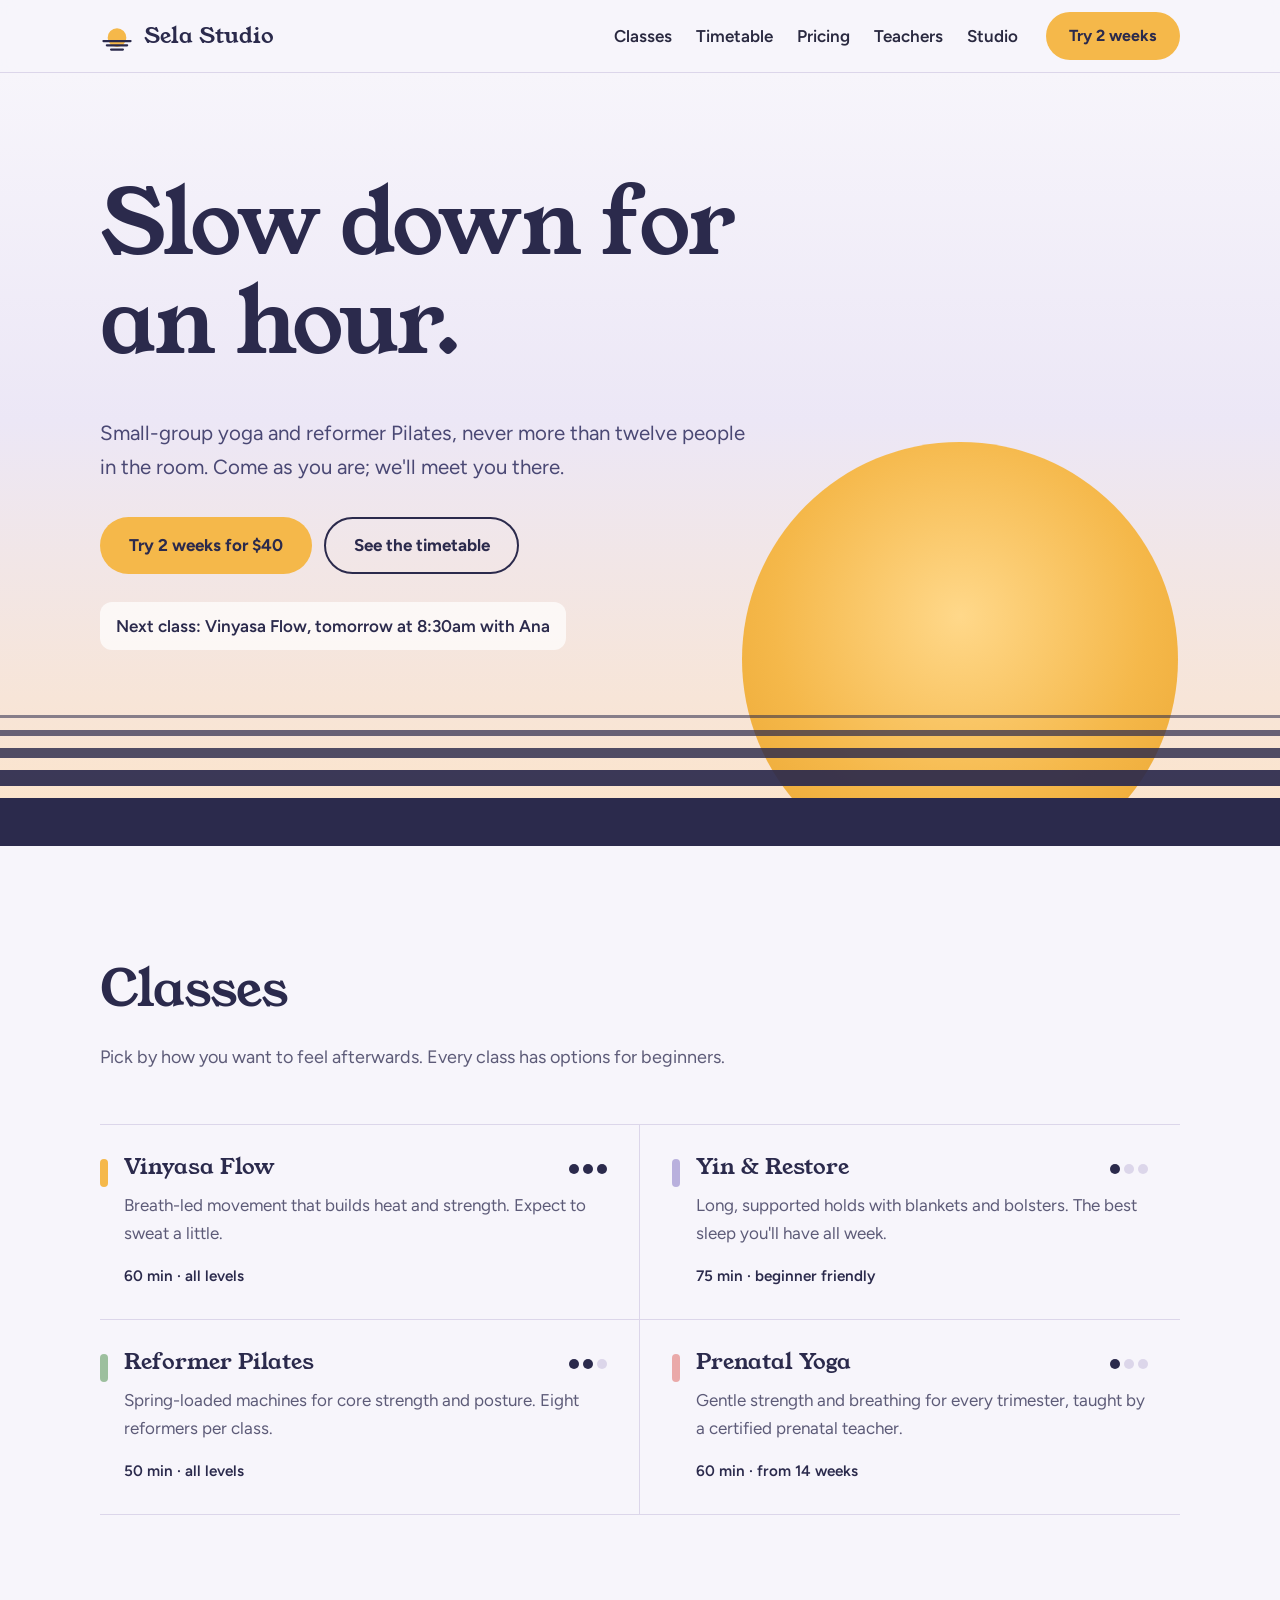
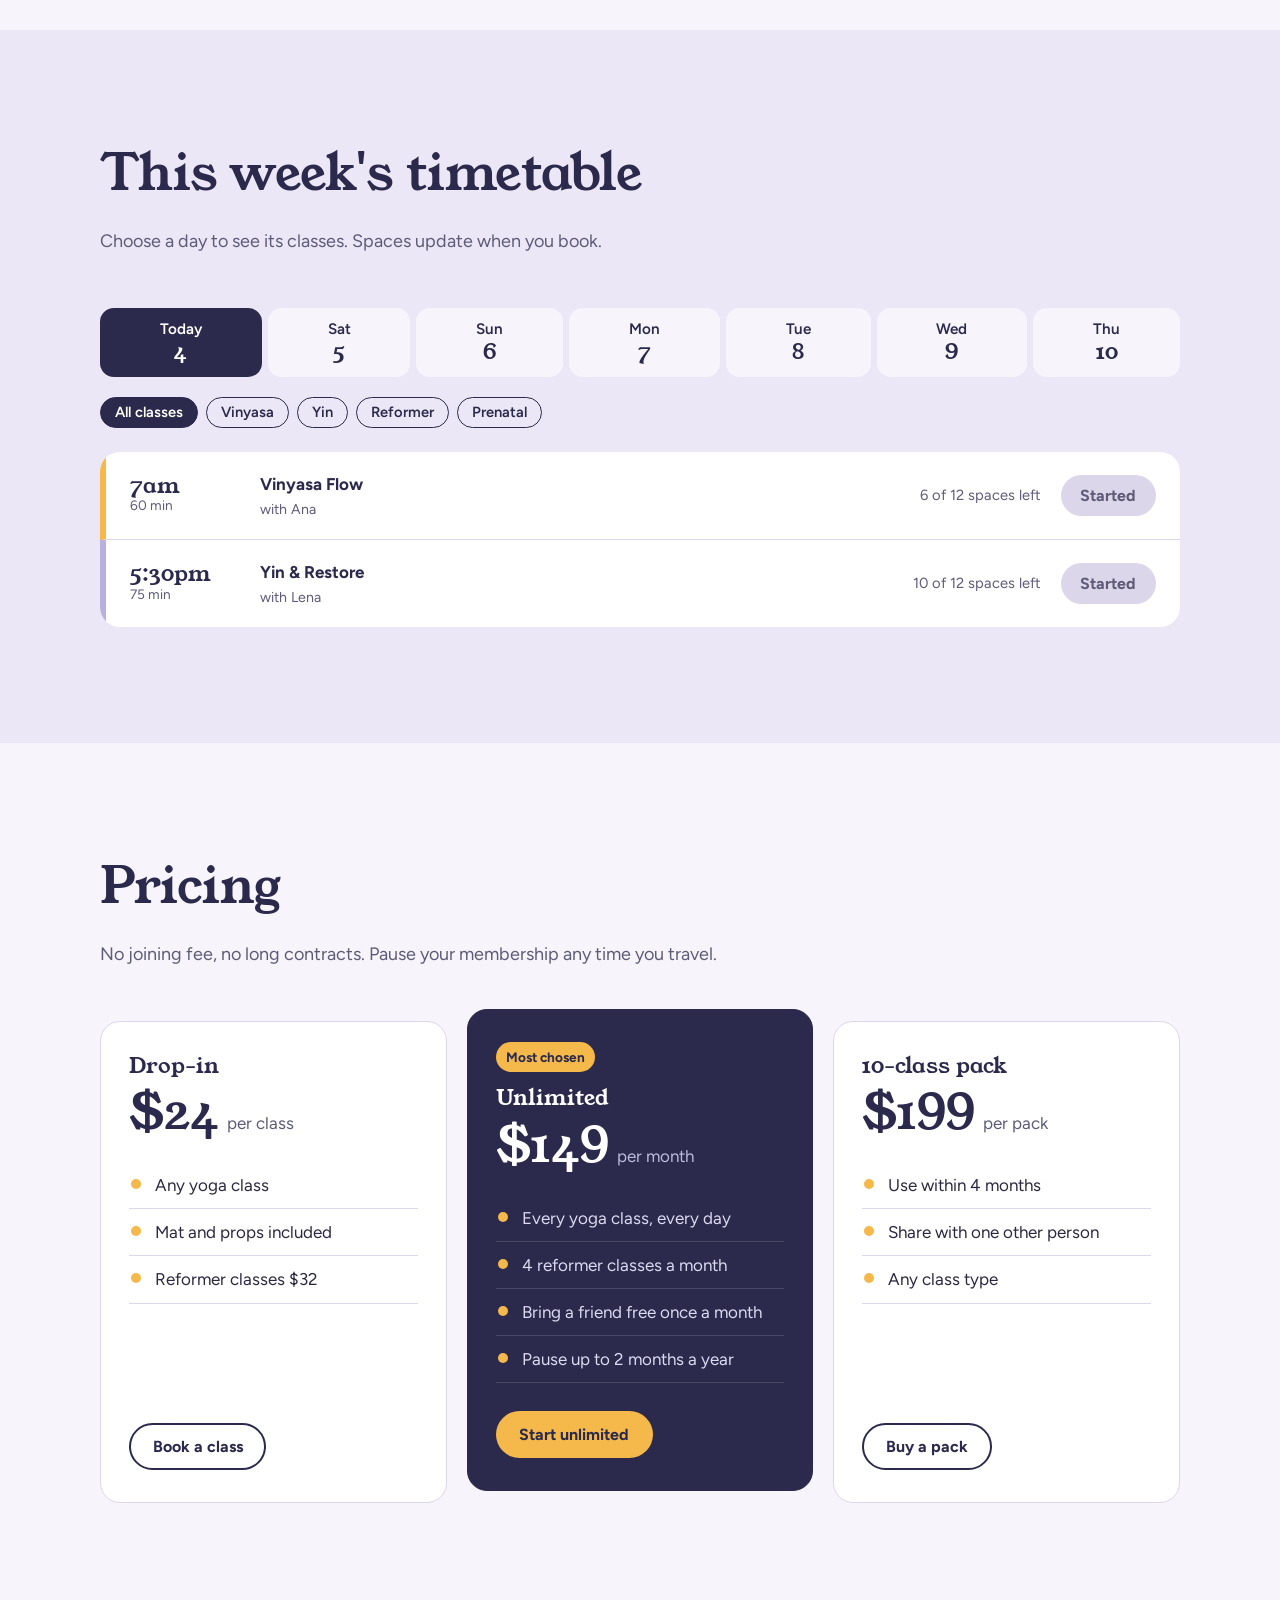
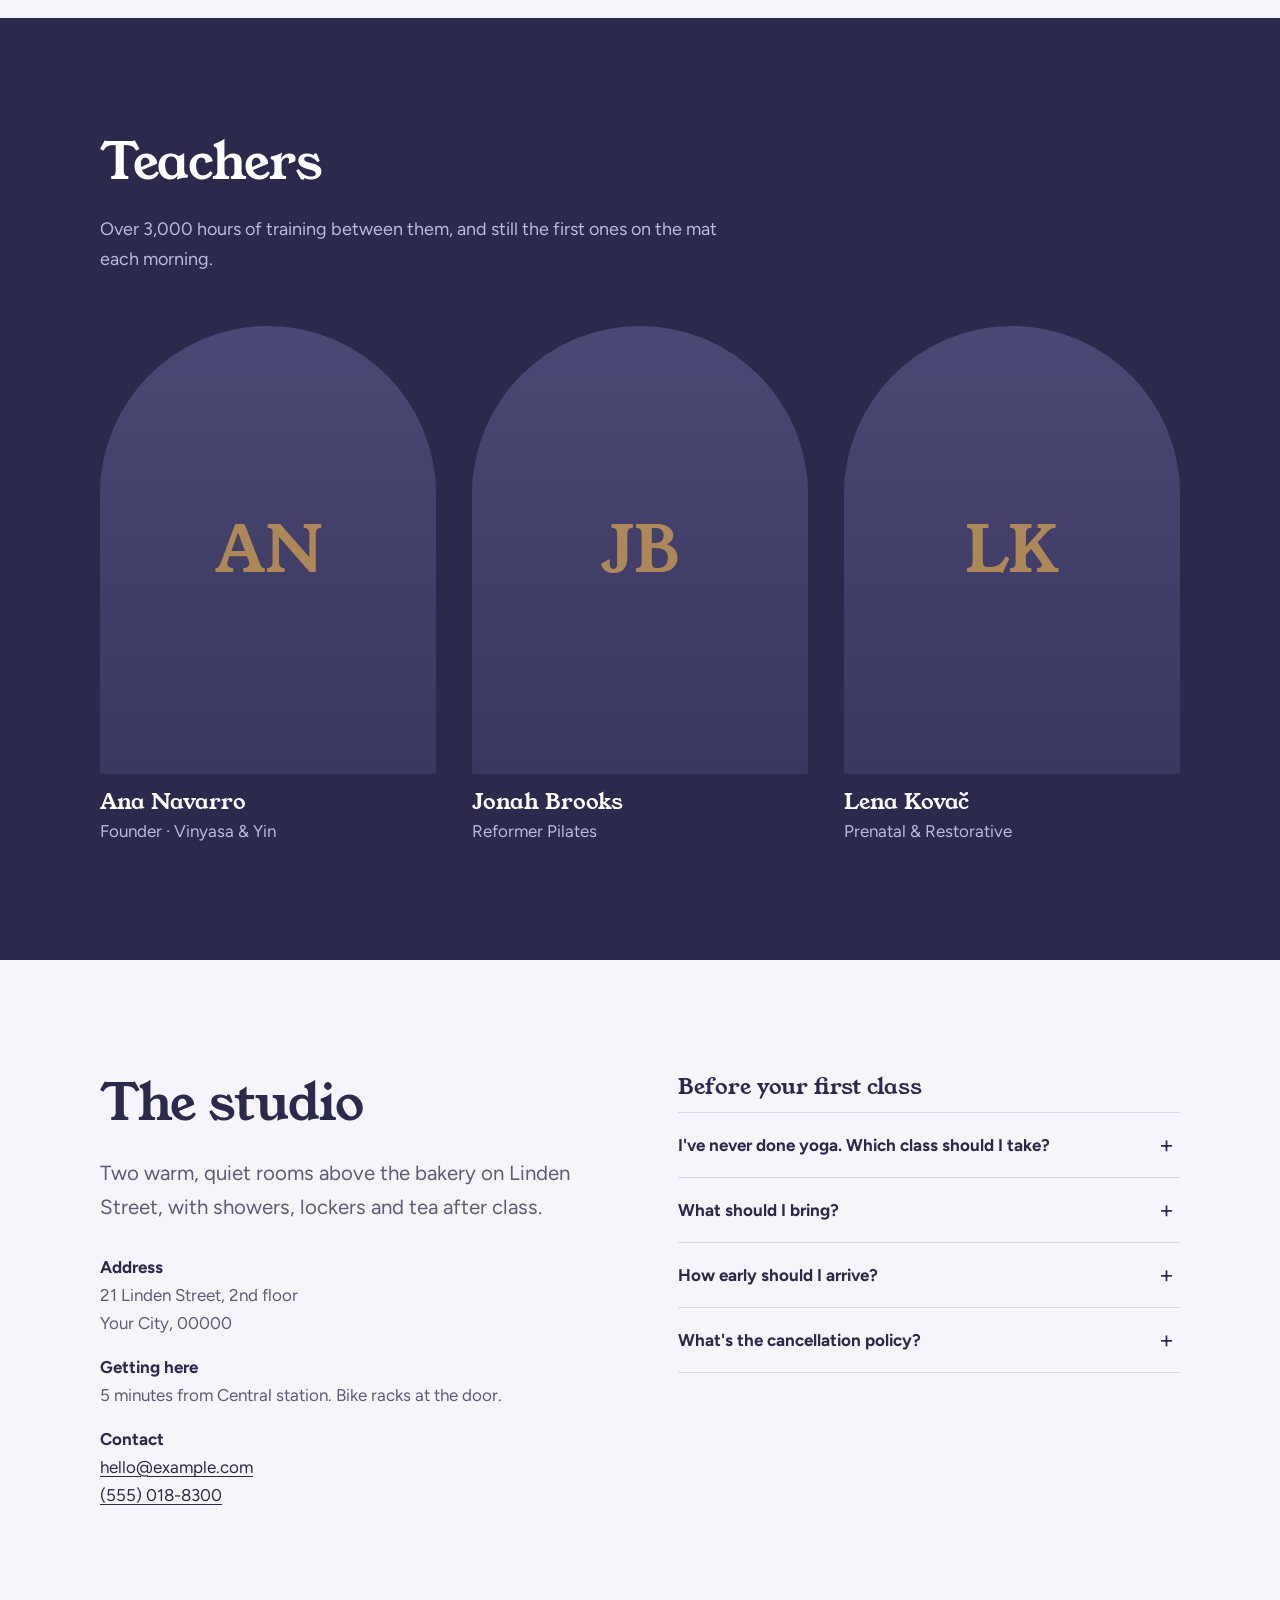
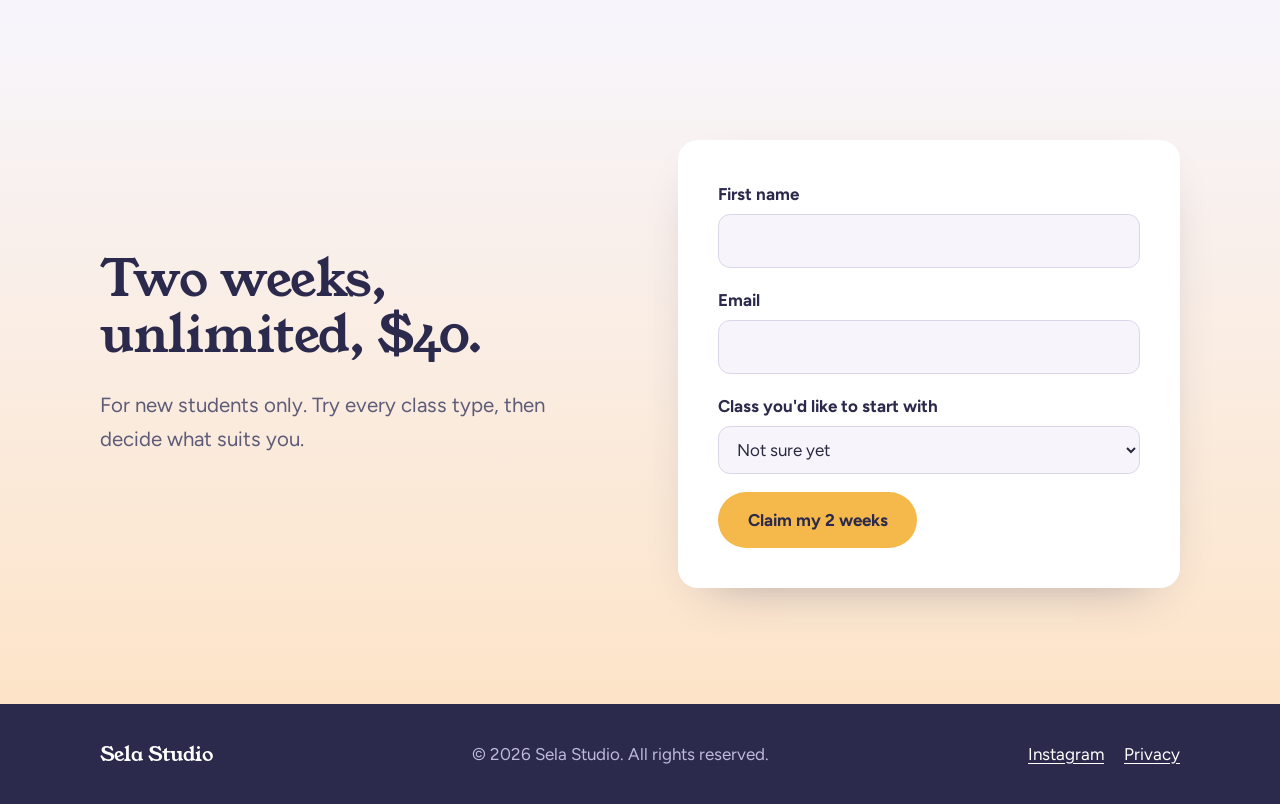
<file: sela-studio/index.html>
<!doctype html>
<html lang="en">
<head>
  <meta charset="utf-8">
  <meta name="viewport" content="width=device-width, initial-scale=1">
  <title>Sela Studio — Yoga & Pilates</title>
  <meta name="description" content="Small-group yoga and reformer Pilates classes. Book a class, see the weekly timetable and try your first two weeks for $40.">
  <link rel="preconnect" href="https://fonts.googleapis.com">
  <link rel="preconnect" href="https://fonts.gstatic.com" crossorigin>
  <link href="https://fonts.googleapis.com/css2?family=Figtree:wght@400;600;700&family=Young+Serif&display=swap" rel="stylesheet">
  <link rel="stylesheet" href="assets/css/style.css">
  <link rel="icon" href="assets/img/favicon.svg" type="image/svg+xml">
</head>
<body>

<a class="skip-link" href="#main">Skip to content</a>

<!-- ============ HEADER ============ -->
<header class="site-header">
  <div class="wrap header-inner">
    <a class="brand" href="#top" aria-label="Sela Studio, home">
      <svg class="brand-mark" viewBox="0 0 40 40" aria-hidden="true">
        <circle cx="20" cy="22" r="11" fill="var(--sun)"/>
        <path d="M4 26h32M8 31h24M13 36h14" stroke="currentColor" stroke-width="2.5" stroke-linecap="round"/>
      </svg>
      <span>Sela Studio</span>
    </a>

    <button class="nav-toggle" aria-expanded="false" aria-controls="site-nav">
      <span class="sr-only">Menu</span>
      <span class="bars" aria-hidden="true"></span>
    </button>

    <nav id="site-nav" class="site-nav" aria-label="Main">
      <ul>
        <li><a href="#classes">Classes</a></li>
        <li><a href="#timetable">Timetable</a></li>
        <li><a href="#pricing">Pricing</a></li>
        <li><a href="#teachers">Teachers</a></li>
        <li><a href="#studio">Studio</a></li>
      </ul>
      <a class="btn btn-sun" href="#trial">Try 2 weeks</a>
    </nav>
  </div>
</header>

<main id="main">

<!-- ============ HERO ============ -->
<section class="hero" id="top">
  <div class="hero-sky" aria-hidden="true">
    <div class="sun"></div>
    <div class="horizon">
      <span></span><span></span><span></span><span></span><span></span>
    </div>
  </div>

  <div class="wrap hero-inner">
    <h1>Slow down for an&nbsp;hour.</h1>
    <p class="lead">Small-group yoga and reformer Pilates, never more than twelve people in the room. Come as you are; we'll meet you there.</p>
    <div class="hero-actions">
      <a class="btn btn-sun btn-lg" href="#trial">Try 2 weeks for $40</a>
      <a class="btn btn-line btn-lg" href="#timetable">See the timetable</a>
    </div>
    <p class="next-class" data-next-class aria-live="polite"></p>
  </div>
</section>

<!-- ============ CLASSES ============ -->
<section class="section" id="classes">
  <div class="wrap">
    <header class="section-head">
      <h2>Classes</h2>
      <p>Pick by how you want to feel afterwards. Every class has options for beginners.</p>
    </header>

    <div class="classes">
      <article class="class class-vinyasa">
        <div class="class-top">
          <h3>Vinyasa Flow</h3>
          <p class="intensity" aria-label="Intensity 3 out of 3"><i></i><i></i><i></i></p>
        </div>
        <p>Breath-led movement that builds heat and strength. Expect to sweat a little.</p>
        <p class="meta">60 min · all levels</p>
      </article>
      <article class="class class-yin">
        <div class="class-top">
          <h3>Yin & Restore</h3>
          <p class="intensity" aria-label="Intensity 1 out of 3"><i></i><i class="off"></i><i class="off"></i></p>
        </div>
        <p>Long, supported holds with blankets and bolsters. The best sleep you'll have all week.</p>
        <p class="meta">75 min · beginner friendly</p>
      </article>
      <article class="class class-reformer">
        <div class="class-top">
          <h3>Reformer Pilates</h3>
          <p class="intensity" aria-label="Intensity 2 out of 3"><i></i><i></i><i class="off"></i></p>
        </div>
        <p>Spring-loaded machines for core strength and posture. Eight reformers per class.</p>
        <p class="meta">50 min · all levels</p>
      </article>
      <article class="class class-prenatal">
        <div class="class-top">
          <h3>Prenatal Yoga</h3>
          <p class="intensity" aria-label="Intensity 1 out of 3"><i></i><i class="off"></i><i class="off"></i></p>
        </div>
        <p>Gentle strength and breathing for every trimester, taught by a certified prenatal teacher.</p>
        <p class="meta">60 min · from 14 weeks</p>
      </article>
    </div>
  </div>
</section>

<!-- ============ TIMETABLE ============ -->
<section class="section section-tint" id="timetable">
  <div class="wrap">
    <header class="section-head">
      <h2>This week's timetable</h2>
      <p>Choose a day to see its classes. Spaces update when you book.</p>
    </header>

    <div class="tt-controls">
      <div class="day-tabs" role="tablist" aria-label="Day of the week" data-day-tabs></div>
      <div class="filters" role="group" aria-label="Filter by class" data-filters>
        <button type="button" class="chip is-on" data-filter="all" aria-pressed="true">All classes</button>
        <button type="button" class="chip" data-filter="vinyasa" aria-pressed="false">Vinyasa</button>
        <button type="button" class="chip" data-filter="yin" aria-pressed="false">Yin</button>
        <button type="button" class="chip" data-filter="reformer" aria-pressed="false">Reformer</button>
        <button type="button" class="chip" data-filter="prenatal" aria-pressed="false">Prenatal</button>
      </div>
    </div>

    <ul class="sessions" role="tabpanel" data-sessions aria-live="polite"></ul>
  </div>
</section>

<!-- ============ PRICING ============ -->
<section class="section" id="pricing">
  <div class="wrap">
    <header class="section-head">
      <h2>Pricing</h2>
      <p>No joining fee, no long contracts. Pause your membership any time you travel.</p>
    </header>

    <div class="plans">
      <div class="plan">
        <h3>Drop-in</h3>
        <p class="price"><strong>$24</strong> per class</p>
        <ul>
          <li>Any yoga class</li>
          <li>Mat and props included</li>
          <li>Reformer classes $32</li>
        </ul>
        <a class="btn btn-line" href="#trial">Book a class</a>
      </div>
      <div class="plan plan-feature">
        <p class="plan-flag">Most chosen</p>
        <h3>Unlimited</h3>
        <p class="price"><strong>$149</strong> per month</p>
        <ul>
          <li>Every yoga class, every day</li>
          <li>4 reformer classes a month</li>
          <li>Bring a friend free once a month</li>
          <li>Pause up to 2 months a year</li>
        </ul>
        <a class="btn btn-sun" href="#trial">Start unlimited</a>
      </div>
      <div class="plan">
        <h3>10-class pack</h3>
        <p class="price"><strong>$199</strong> per pack</p>
        <ul>
          <li>Use within 4 months</li>
          <li>Share with one other person</li>
          <li>Any class type</li>
        </ul>
        <a class="btn btn-line" href="#trial">Buy a pack</a>
      </div>
    </div>
  </div>
</section>

<!-- ============ TEACHERS ============ -->
<section class="section section-ink" id="teachers">
  <div class="wrap">
    <header class="section-head">
      <h2>Teachers</h2>
      <p>Over 3,000 hours of training between them, and still the first ones on the mat each morning.</p>
    </header>

    <div class="teachers">
      <figure class="teacher">
        <div class="portrait" data-initials="AN" role="img" aria-label="Photo of Ana Navarro"></div>
        <figcaption>
          <h3>Ana Navarro</h3>
          <p>Founder · Vinyasa & Yin</p>
        </figcaption>
      </figure>
      <figure class="teacher">
        <div class="portrait" data-initials="JB" role="img" aria-label="Photo of Jonah Brooks"></div>
        <figcaption>
          <h3>Jonah Brooks</h3>
          <p>Reformer Pilates</p>
        </figcaption>
      </figure>
      <figure class="teacher">
        <div class="portrait" data-initials="LK" role="img" aria-label="Photo of Lena Kovač"></div>
        <figcaption>
          <h3>Lena Kovač</h3>
          <p>Prenatal & Restorative</p>
        </figcaption>
      </figure>
    </div>
  </div>
</section>

<!-- ============ STUDIO + FAQ ============ -->
<section class="section" id="studio">
  <div class="wrap studio-grid">
    <div>
      <h2>The studio</h2>
      <p class="lead">Two warm, quiet rooms above the bakery on Linden Street, with showers, lockers and tea after class.</p>
      <dl class="facts">
        <div><dt>Address</dt><dd>21 Linden Street, 2nd floor<br>Your City, 00000</dd></div>
        <div><dt>Getting here</dt><dd>5 minutes from Central station. Bike racks at the door.</dd></div>
        <div><dt>Contact</dt><dd><a href="mailto:hello@example.com">hello@example.com</a><br><a href="tel:+15550188300">(555) 018-8300</a></dd></div>
      </dl>
    </div>

    <div class="faq">
      <h3 class="faq-title">Before your first class</h3>
      <details>
        <summary>I've never done yoga. Which class should I take?</summary>
        <p>Start with Yin & Restore or any Vinyasa marked "all levels". Tell your teacher it's your first time and they'll offer easier options.</p>
      </details>
      <details>
        <summary>What should I bring?</summary>
        <p>Comfortable clothes and water. Mats, blocks, blankets and towels are all provided.</p>
      </details>
      <details>
        <summary>How early should I arrive?</summary>
        <p>Ten minutes before your first class, so we can show you around and set up your space.</p>
      </details>
      <details>
        <summary>What's the cancellation policy?</summary>
        <p>Cancel up to 8 hours before class for a full credit. Later cancellations use up the class.</p>
      </details>
    </div>
  </div>
</section>

<!-- ============ TRIAL FORM ============ -->
<section class="section trial" id="trial">
  <div class="wrap trial-grid">
    <div>
      <h2>Two weeks, unlimited, $40.</h2>
      <p class="lead">For new students only. Try every class type, then decide what suits you.</p>
    </div>

    <form class="trial-form" novalidate data-trial-form>
      <div class="field">
        <label for="t-name">First name</label>
        <input id="t-name" name="name" type="text" autocomplete="given-name" required>
        <p class="error" data-error-for="name">Enter your first name.</p>
      </div>
      <div class="field">
        <label for="t-email">Email</label>
        <input id="t-email" name="email" type="email" autocomplete="email" required>
        <p class="error" data-error-for="email">Enter an email address like name@example.com.</p>
      </div>
      <div class="field">
        <label for="t-class">Class you'd like to start with</label>
        <select id="t-class" name="class">
          <option>Not sure yet</option>
          <option>Vinyasa Flow</option>
          <option>Yin & Restore</option>
          <option>Reformer Pilates</option>
          <option>Prenatal Yoga</option>
        </select>
      </div>
      <button class="btn btn-sun btn-lg" type="submit">Claim my 2 weeks</button>
      <p class="form-success" role="status" hidden>You're in. Check your email for a link to book your first class.</p>
    </form>
  </div>
</section>

</main>

<!-- ============ FOOTER ============ -->
<footer class="site-footer">
  <div class="wrap footer-inner">
    <p class="brand-small">Sela Studio</p>
    <p>© <span data-year></span> Sela Studio. All rights reserved.</p>
    <ul class="footer-links">
      <li><a href="#">Instagram</a></li>
      <li><a href="#">Privacy</a></li>
    </ul>
  </div>
</footer>

<!-- Booking dialog (opened from the timetable) -->
<dialog class="book-dialog" data-book-dialog aria-labelledby="dlg-title">
  <form method="dialog">
    <h3 id="dlg-title" data-dlg-title>Book class</h3>
    <p data-dlg-detail></p>
    <div class="dlg-actions">
      <button class="btn btn-line" value="cancel">Cancel</button>
      <button class="btn btn-sun" value="confirm">Book this class</button>
    </div>
  </form>
</dialog>

<script src="assets/js/main.js"></script>
</body>
</html>
</file>
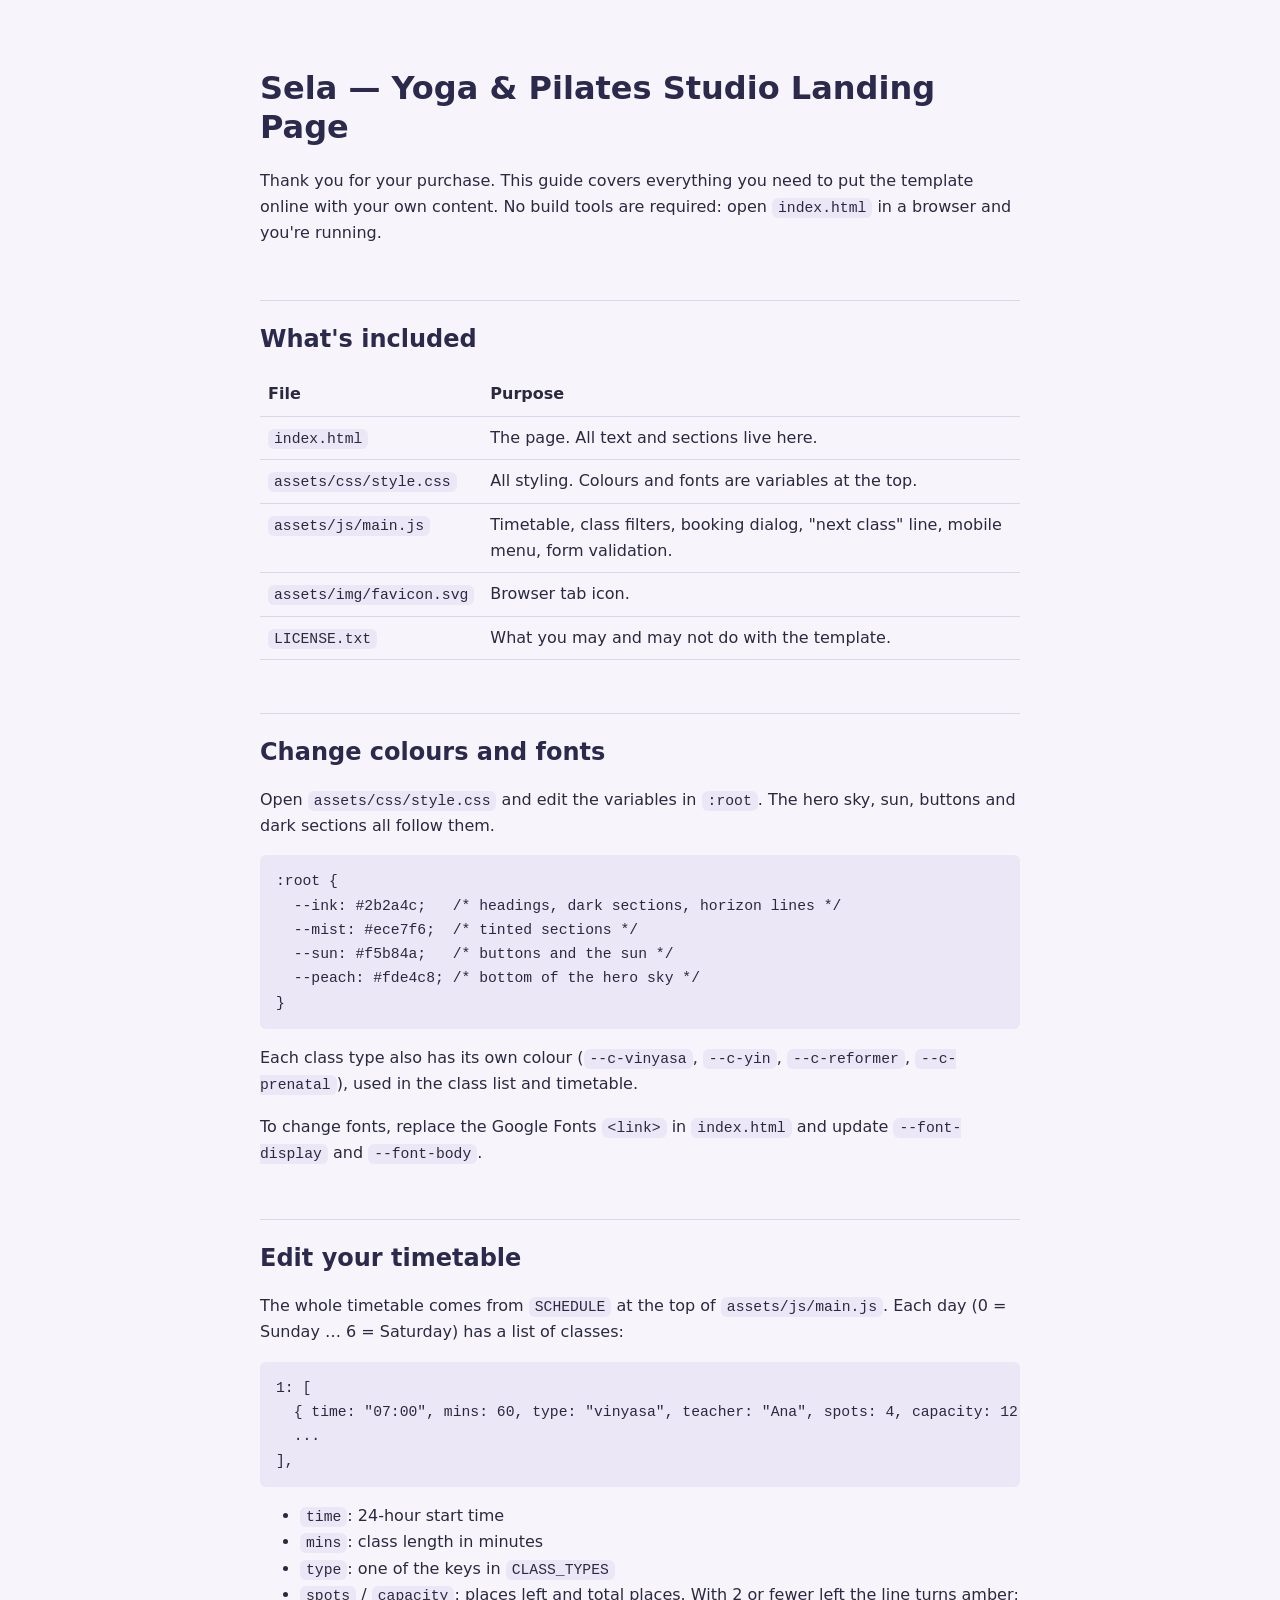
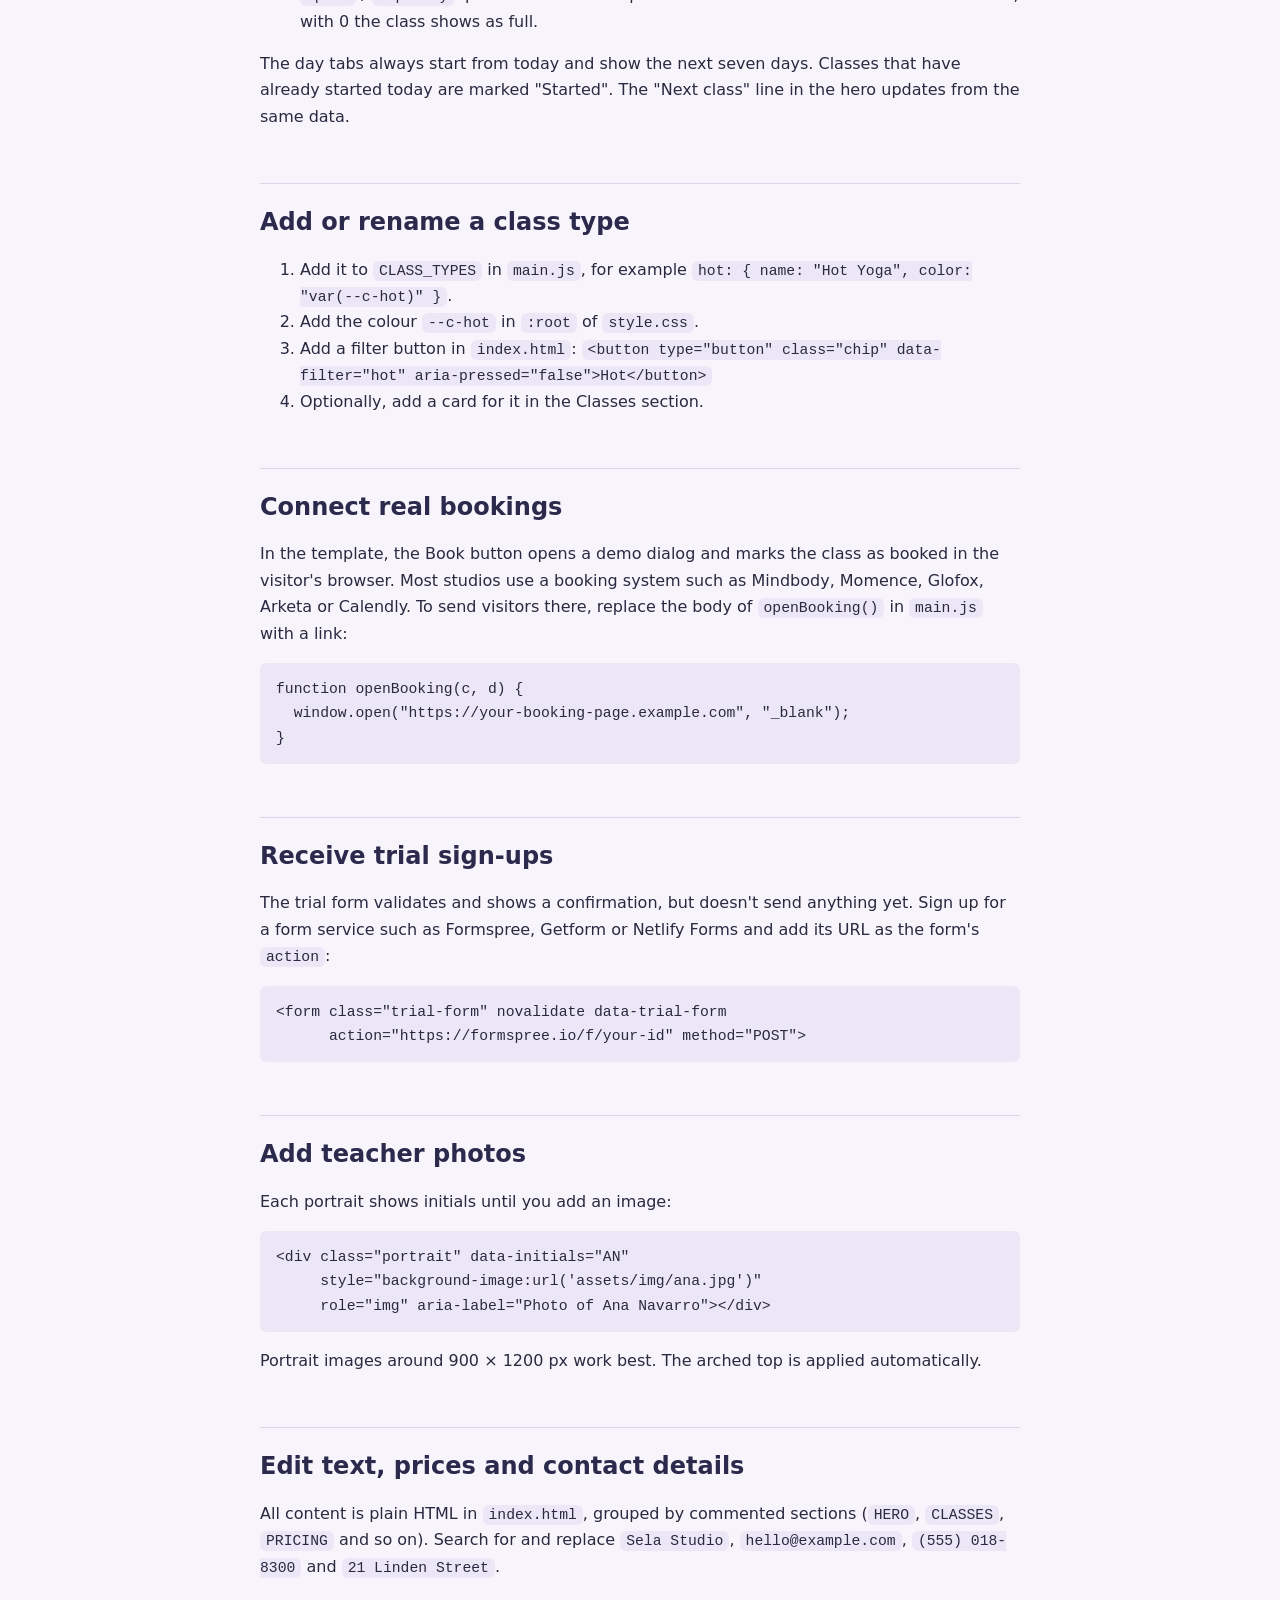
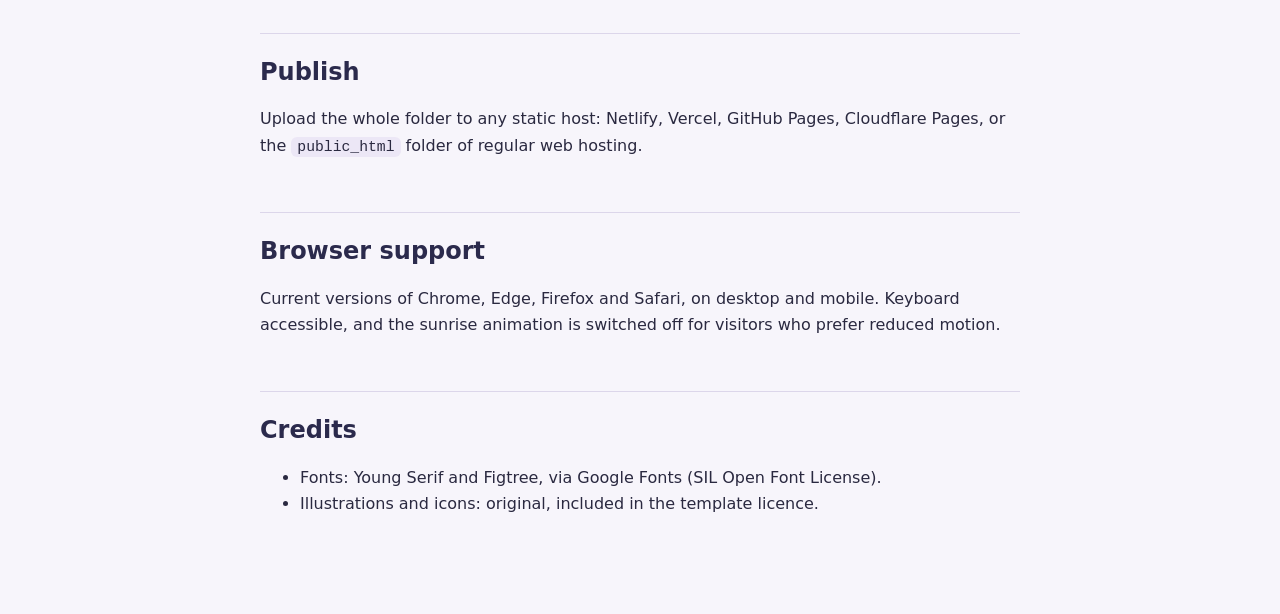
<file: sela-studio/documentation.html>
<!doctype html>
<html lang="en">
<head>
<meta charset="utf-8">
<meta name="viewport" content="width=device-width, initial-scale=1">
<title>Sela — Documentation</title>
<style>
  body { font: 16px/1.65 system-ui, sans-serif; color: #2a2940; background: #f7f5fb; margin: 0; }
  main { max-width: 760px; margin: 0 auto; padding: 48px 20px 80px; }
  h1, h2 { color: #2b2a4c; line-height: 1.2; }
  h2 { margin-top: 2.2em; padding-top: 1em; border-top: 1px solid #dcd6ea; }
  code, pre { font-family: ui-monospace, Menlo, monospace; font-size: .92em; background: #ece7f6; border-radius: 6px; }
  code { padding: 2px 6px; }
  pre { padding: 14px 16px; overflow-x: auto; }
  table { border-collapse: collapse; width: 100%; }
  th, td { text-align: left; padding: 8px; border-bottom: 1px solid #dcd6ea; vertical-align: top; }
</style>
</head>
<body>
<main>
<h1>Sela — Yoga & Pilates Studio Landing Page</h1>
<p>Thank you for your purchase. This guide covers everything you need to put the template online with your own content. No build tools are required: open <code>index.html</code> in a browser and you're running.</p>

<h2>What's included</h2>
<table>
  <tr><th>File</th><th>Purpose</th></tr>
  <tr><td><code>index.html</code></td><td>The page. All text and sections live here.</td></tr>
  <tr><td><code>assets/css/style.css</code></td><td>All styling. Colours and fonts are variables at the top.</td></tr>
  <tr><td><code>assets/js/main.js</code></td><td>Timetable, class filters, booking dialog, "next class" line, mobile menu, form validation.</td></tr>
  <tr><td><code>assets/img/favicon.svg</code></td><td>Browser tab icon.</td></tr>
  <tr><td><code>LICENSE.txt</code></td><td>What you may and may not do with the template.</td></tr>
</table>

<h2>Change colours and fonts</h2>
<p>Open <code>assets/css/style.css</code> and edit the variables in <code>:root</code>. The hero sky, sun, buttons and dark sections all follow them.</p>
<pre>:root {
  --ink: #2b2a4c;   /* headings, dark sections, horizon lines */
  --mist: #ece7f6;  /* tinted sections */
  --sun: #f5b84a;   /* buttons and the sun */
  --peach: #fde4c8; /* bottom of the hero sky */
}</pre>
<p>Each class type also has its own colour (<code>--c-vinyasa</code>, <code>--c-yin</code>, <code>--c-reformer</code>, <code>--c-prenatal</code>), used in the class list and timetable.</p>
<p>To change fonts, replace the Google Fonts <code>&lt;link&gt;</code> in <code>index.html</code> and update <code>--font-display</code> and <code>--font-body</code>.</p>

<h2>Edit your timetable</h2>
<p>The whole timetable comes from <code>SCHEDULE</code> at the top of <code>assets/js/main.js</code>. Each day (0 = Sunday … 6 = Saturday) has a list of classes:</p>
<pre>1: [
  { time: "07:00", mins: 60, type: "vinyasa", teacher: "Ana", spots: 4, capacity: 12 },
  ...
],</pre>
<ul>
  <li><code>time</code>: 24-hour start time</li>
  <li><code>mins</code>: class length in minutes</li>
  <li><code>type</code>: one of the keys in <code>CLASS_TYPES</code></li>
  <li><code>spots</code> / <code>capacity</code>: places left and total places. With 2 or fewer left the line turns amber; with 0 the class shows as full.</li>
</ul>
<p>The day tabs always start from today and show the next seven days. Classes that have already started today are marked "Started". The "Next class" line in the hero updates from the same data.</p>

<h2>Add or rename a class type</h2>
<ol>
  <li>Add it to <code>CLASS_TYPES</code> in <code>main.js</code>, for example <code>hot: { name: "Hot Yoga", color: "var(--c-hot)" }</code>.</li>
  <li>Add the colour <code>--c-hot</code> in <code>:root</code> of <code>style.css</code>.</li>
  <li>Add a filter button in <code>index.html</code>: <code>&lt;button type="button" class="chip" data-filter="hot" aria-pressed="false"&gt;Hot&lt;/button&gt;</code></li>
  <li>Optionally, add a card for it in the Classes section.</li>
</ol>

<h2>Connect real bookings</h2>
<p>In the template, the Book button opens a demo dialog and marks the class as booked in the visitor's browser. Most studios use a booking system such as Mindbody, Momence, Glofox, Arketa or Calendly. To send visitors there, replace the body of <code>openBooking()</code> in <code>main.js</code> with a link:</p>
<pre>function openBooking(c, d) {
  window.open("https://your-booking-page.example.com", "_blank");
}</pre>

<h2>Receive trial sign-ups</h2>
<p>The trial form validates and shows a confirmation, but doesn't send anything yet. Sign up for a form service such as Formspree, Getform or Netlify Forms and add its URL as the form's <code>action</code>:</p>
<pre>&lt;form class="trial-form" novalidate data-trial-form
      action="https://formspree.io/f/your-id" method="POST"&gt;</pre>

<h2>Add teacher photos</h2>
<p>Each portrait shows initials until you add an image:</p>
<pre>&lt;div class="portrait" data-initials="AN"
     style="background-image:url('assets/img/ana.jpg')"
     role="img" aria-label="Photo of Ana Navarro"&gt;&lt;/div&gt;</pre>
<p>Portrait images around 900 × 1200 px work best. The arched top is applied automatically.</p>

<h2>Edit text, prices and contact details</h2>
<p>All content is plain HTML in <code>index.html</code>, grouped by commented sections (<code>HERO</code>, <code>CLASSES</code>, <code>PRICING</code> and so on). Search for and replace <code>Sela Studio</code>, <code>hello@example.com</code>, <code>(555) 018-8300</code> and <code>21 Linden Street</code>.</p>

<h2>Publish</h2>
<p>Upload the whole folder to any static host: Netlify, Vercel, GitHub Pages, Cloudflare Pages, or the <code>public_html</code> folder of regular web hosting.</p>

<h2>Browser support</h2>
<p>Current versions of Chrome, Edge, Firefox and Safari, on desktop and mobile. Keyboard accessible, and the sunrise animation is switched off for visitors who prefer reduced motion.</p>

<h2>Credits</h2>
<ul>
  <li>Fonts: Young Serif and Figtree, via Google Fonts (SIL Open Font License).</li>
  <li>Illustrations and icons: original, included in the template licence.</li>
</ul>
</main>
</body>
</html>
</file>
<file: sela-studio/assets/css/style.css>
/* ==========================================================
   Sela Studio — yoga & Pilates landing page template
   Rebrand the whole page from the variables in :root.
   ========================================================== */

:root {
  /* Brand colours */
  --ink: #2b2a4c;       /* headings, dark section, horizon lines */
  --ink-soft: #4a4874;
  --dawn: #f7f5fb;      /* page background */
  --mist: #ece7f6;      /* tinted sections */
  --sun: #f5b84a;       /* main accent, buttons */
  --sun-deep: #e8a22c;
  --peach: #fde4c8;     /* hero sky */
  --text: #2a2940;
  --muted: #5d5b78;
  --line: #dcd6ea;
  --danger: #b3261e;

  /* Class colours (timetable + class cards) */
  --c-vinyasa: #f5b84a;
  --c-yin: #b9b0dd;
  --c-reformer: #9dbf9e;
  --c-prenatal: #eaa9a9;

  /* Type */
  --font-display: "Young Serif", Georgia, serif;
  --font-body: "Figtree", system-ui, sans-serif;

  /* Layout */
  --wrap: 1160px;
  --gutter: clamp(16px, 4vw, 40px);
  --radius: 20px;
  --section-space: clamp(64px, 9vw, 120px);
}

/* ---------- Base ---------- */
*, *::before, *::after { box-sizing: border-box; }
html { scroll-behavior: smooth; scroll-padding-top: 84px; }
body {
  margin: 0; background: var(--dawn); color: var(--text);
  font: 400 1.0625rem/1.65 var(--font-body);
  -webkit-font-smoothing: antialiased;
}
img, svg { display: block; max-width: 100%; }
h1, h2, h3 { font-family: var(--font-display); font-weight: 400; color: var(--ink); line-height: 1.1; margin: 0 0 .5em; }
h1 { font-size: clamp(2.8rem, 7vw, 5.6rem); letter-spacing: -0.02em; }
h2 { font-size: clamp(2rem, 4.2vw, 3.2rem); letter-spacing: -0.015em; }
h3 { font-size: 1.4rem; }
p { margin: 0 0 1em; }
a { color: var(--ink); text-underline-offset: 3px; }
:focus-visible { outline: 3px solid var(--sun-deep); outline-offset: 3px; border-radius: 4px; }

.wrap { max-width: var(--wrap); margin: 0 auto; padding: 0 var(--gutter); }
.sr-only { position: absolute; width: 1px; height: 1px; overflow: hidden; clip: rect(0 0 0 0); white-space: nowrap; }
.skip-link { position: absolute; left: -999px; top: 8px; background: var(--ink); color: #fff; padding: 8px 14px; z-index: 100; border-radius: 6px; }
.skip-link:focus { left: 8px; }
.lead { font-size: clamp(1.125rem, 1.6vw, 1.3rem); color: var(--muted); max-width: 32em; }

/* ---------- Buttons ---------- */
.btn {
  display: inline-flex; align-items: center; justify-content: center;
  padding: .75em 1.35em; border-radius: 999px; border: 2px solid transparent;
  font: 700 1rem/1.2 var(--font-body); text-decoration: none; cursor: pointer;
  transition: background-color .15s, border-color .15s, color .15s;
}
.btn-lg { padding: .95em 1.6em; font-size: 1.0625rem; }
.btn-sun { background: var(--sun); color: var(--ink); }
.btn-sun:hover { background: var(--sun-deep); }
.btn-line { border-color: var(--ink); color: var(--ink); background: transparent; }
.btn-line:hover { background: var(--mist); }

/* ---------- Header ---------- */
.site-header {
  position: sticky; top: 0; z-index: 50;
  background: color-mix(in srgb, var(--dawn) 90%, transparent);
  backdrop-filter: blur(8px); border-bottom: 1px solid var(--line);
}
.header-inner { display: flex; align-items: center; justify-content: space-between; min-height: 72px; gap: 24px; }
.brand { display: flex; align-items: center; gap: 10px; font: 400 1.35rem/1 var(--font-display); color: var(--ink); text-decoration: none; }
.brand-mark { width: 34px; height: 34px; color: var(--ink); }
.site-nav { display: flex; align-items: center; gap: 28px; }
.site-nav ul { display: flex; gap: 24px; list-style: none; margin: 0; padding: 0; }
.site-nav ul a { text-decoration: none; font-weight: 600; color: var(--text); }
.site-nav ul a:hover { text-decoration: underline; }

.nav-toggle { display: none; background: none; border: 0; width: 44px; height: 44px; cursor: pointer; }
.bars, .bars::before, .bars::after { display: block; width: 24px; height: 2px; background: var(--ink); margin: 0 auto; position: relative; transition: transform .2s; }
.bars::before, .bars::after { content: ""; position: absolute; left: 0; }
.bars::before { top: -7px; }
.bars::after { top: 7px; }
.nav-toggle[aria-expanded="true"] .bars { background: transparent; }
.nav-toggle[aria-expanded="true"] .bars::before { transform: translateY(7px) rotate(45deg); }
.nav-toggle[aria-expanded="true"] .bars::after { transform: translateY(-7px) rotate(-45deg); }

/* ---------- Hero: sunrise over horizon lines (the signature element) ---------- */
.hero {
  position: relative; overflow: hidden;
  background: linear-gradient(180deg, var(--dawn) 0%, var(--mist) 45%, var(--peach) 100%);
  padding: clamp(64px, 8vw, 110px) 0 clamp(150px, 14vw, 200px);
}
.hero-sky { position: absolute; inset: 0; pointer-events: none; }
.sun {
  position: absolute; right: 8%; bottom: -4%;
  width: clamp(260px, 34vw, 460px); aspect-ratio: 1; border-radius: 50%;
  background: radial-gradient(circle at 50% 40%, #ffd88a 0%, var(--sun) 55%, var(--sun-deep) 100%);
  animation: rise 1.8s cubic-bezier(.2, .7, .2, 1) both;
}
@keyframes rise { from { transform: translateY(45%); } to { transform: none; } }
.horizon { position: absolute; left: 0; right: 0; bottom: 0; height: 34%; display: grid; align-content: end; gap: 12px; padding-bottom: 22px; }
.horizon span { display: block; background: var(--ink); }
.horizon span:nth-child(1) { height: 3px; opacity: .55; }
.horizon span:nth-child(2) { height: 6px; opacity: .7; }
.horizon span:nth-child(3) { height: 10px; opacity: .82; }
.horizon span:nth-child(4) { height: 16px; opacity: .92; }
.horizon span:nth-child(5) { height: 26px; }
.hero::after { content: ""; position: absolute; left: 0; right: 0; bottom: 0; height: 22px; background: var(--ink); }
.hero-inner { position: relative; }
.hero h1 { max-width: 7.5em; }
.hero .lead { color: var(--ink-soft); }
.hero-actions { display: flex; flex-wrap: wrap; gap: 12px; margin-top: 32px; }
.next-class {
  display: inline-block; margin-top: 28px; padding: 10px 16px;
  background: rgba(255, 255, 255, .7); border-radius: 12px; color: var(--ink); font-weight: 600;
}
.next-class:empty { display: none; }

/* ---------- Sections ---------- */
.section { padding: var(--section-space) 0; }
.section-tint { background: var(--mist); }
.section-ink { background: var(--ink); color: #dcdaf0; }
.section-ink h2, .section-ink h3 { color: #fff; }
.section-head { max-width: 38em; margin-bottom: clamp(32px, 4vw, 52px); }
.section-head p { color: var(--muted); font-size: 1.125rem; }
.section-ink .section-head p { color: #bdbadc; }

/* Classes: colour-coded with an intensity meter */
.classes { display: grid; grid-template-columns: repeat(2, 1fr); gap: 0; border-top: 1px solid var(--line); }
.class { padding: 30px 32px 30px 0; border-bottom: 1px solid var(--line); position: relative; padding-left: 24px; }
.class::before { content: ""; position: absolute; left: 0; top: 34px; width: 8px; height: 28px; border-radius: 4px; background: var(--c); }
.class:nth-child(odd) { border-right: 1px solid var(--line); }
.class:nth-child(even) { padding-left: 56px; }
.class:nth-child(even)::before { left: 32px; }
.class-vinyasa { --c: var(--c-vinyasa); }
.class-yin { --c: var(--c-yin); }
.class-reformer { --c: var(--c-reformer); }
.class-prenatal { --c: var(--c-prenatal); }
.class-top { display: flex; justify-content: space-between; align-items: baseline; gap: 16px; }
.class p { color: var(--muted); max-width: 30em; }
.class .meta { margin: 0; font-weight: 600; color: var(--ink); font-size: .95rem; }
.intensity { display: flex; gap: 4px; margin: 0; }
.intensity i { width: 10px; height: 10px; border-radius: 50%; background: var(--ink); }
.intensity i.off { background: var(--line); }

/* Timetable */
.tt-controls { display: grid; gap: 16px; margin-bottom: 24px; }
.day-tabs { display: flex; gap: 6px; overflow-x: auto; padding-bottom: 4px; }
.day-tab {
  flex: 1 0 auto; min-width: 84px; padding: 12px 10px; border-radius: 14px; border: 0; cursor: pointer;
  background: rgba(255, 255, 255, .6); color: var(--ink); font: 600 .95rem/1.2 var(--font-body); text-align: center;
}
.day-tab span { display: block; font: 400 1.4rem/1.1 var(--font-display); margin-top: 2px; }
.day-tab[aria-selected="true"] { background: var(--ink); color: #fff; }
.day-tab.is-today:not([aria-selected="true"]) { box-shadow: inset 0 0 0 2px var(--ink); }
.filters { display: flex; flex-wrap: wrap; gap: 8px; }
.chip {
  border: 1.5px solid var(--ink); background: transparent; color: var(--ink);
  padding: 7px 14px; border-radius: 999px; font: 600 .92rem/1 var(--font-body); cursor: pointer;
}
.chip.is-on { background: var(--ink); color: #fff; }

.sessions { list-style: none; margin: 0; padding: 0; background: #fff; border-radius: var(--radius); overflow: hidden; }
.session {
  display: grid; grid-template-columns: 110px 1fr auto auto; gap: 20px; align-items: center;
  padding: 18px 24px; border-bottom: 1px solid var(--line); border-left: 6px solid var(--c);
}
.session:last-child { border-bottom: 0; }
.session p { margin: 0; }
.s-time { font: 400 1.35rem/1 var(--font-display); color: var(--ink); }
.s-time small { display: block; font: 400 .85rem/1.4 var(--font-body); color: var(--muted); }
.s-name { font-weight: 700; color: var(--ink); }
.s-name small { display: block; font-weight: 400; color: var(--muted); }
.s-spots { font-size: .92rem; color: var(--muted); white-space: nowrap; }
.s-spots.low { color: #9a5a00; font-weight: 700; }
.session .btn { padding: .55em 1.1em; }
.session .btn[disabled] { background: var(--line); color: var(--muted); cursor: not-allowed; }
.empty { padding: 32px 24px; color: var(--muted); }

/* Pricing */
.plans { display: grid; grid-template-columns: repeat(3, 1fr); gap: 20px; align-items: stretch; }
.plan { border: 1.5px solid var(--line); border-radius: var(--radius); padding: 32px 28px; display: flex; flex-direction: column; background: #fff; }
.plan-feature { background: var(--ink); border-color: var(--ink); color: #dcdaf0; transform: translateY(-12px); }
.plan-feature h3 { color: #fff; }
.plan-flag { align-self: flex-start; background: var(--sun); color: var(--ink); font-weight: 700; font-size: .85rem; padding: 4px 10px; border-radius: 999px; margin-bottom: 14px; }
.price { color: var(--muted); }
.plan-feature .price { color: #bdbadc; }
.price strong { font: 400 3rem/1 var(--font-display); color: var(--ink); margin-right: 4px; }
.plan-feature .price strong { color: #fff; }
.plan ul { list-style: none; padding: 0; margin: 8px 0 28px; flex: 1; }
.plan li { padding: 9px 0 9px 26px; border-bottom: 1px solid var(--line); position: relative; }
.plan-feature li { border-color: rgba(255, 255, 255, .14); }
.plan li::before { content: ""; position: absolute; left: 2px; top: 17px; width: 10px; height: 10px; border-radius: 50%; background: var(--sun); }
.plan .btn { align-self: flex-start; }

/* Teachers */
.teachers { display: grid; grid-template-columns: repeat(3, 1fr); gap: clamp(20px, 3vw, 36px); }
.teacher { margin: 0; }
.portrait {
  aspect-ratio: 3 / 4; border-radius: 999px 999px var(--radius) var(--radius);
  background: linear-gradient(180deg, #4a4874 0%, #3a3860 100%);
  background-size: cover; background-position: center;
  display: grid; place-items: center; margin-bottom: 16px;
}
.portrait::before { content: attr(data-initials); font: 400 clamp(2.5rem, 6vw, 4rem)/1 var(--font-display); color: var(--sun); opacity: .6; }
.portrait[style*="background-image"]::before { content: none; }
.teacher h3 { margin-bottom: .1em; }
.teacher p { margin: 0; color: #bdbadc; }

/* Studio + FAQ */
.studio-grid { display: grid; grid-template-columns: 1fr 1fr; gap: clamp(32px, 6vw, 80px); align-items: start; }
.facts { display: grid; gap: 16px; margin: 28px 0 0; }
.facts dt { font-weight: 700; color: var(--ink); }
.facts dd { margin: 0; color: var(--muted); }
.faq-title { margin-bottom: 12px; }
.faq details { border-bottom: 1px solid var(--line); }
.faq details:first-of-type { border-top: 1px solid var(--line); }
.faq summary { list-style: none; cursor: pointer; padding: 18px 40px 18px 0; position: relative; font-weight: 700; color: var(--ink); }
.faq summary::-webkit-details-marker { display: none; }
.faq summary::after { content: "+"; position: absolute; right: 6px; top: 50%; transform: translateY(-50%); font-size: 1.5rem; font-weight: 400; transition: transform .2s; }
.faq details[open] summary::after { transform: translateY(-50%) rotate(45deg); }
.faq details p { color: var(--muted); padding-bottom: 18px; margin: 0; }

/* Trial */
.trial { background: linear-gradient(180deg, var(--dawn), var(--peach)); }
.trial-grid { display: grid; grid-template-columns: 1fr 1fr; gap: clamp(32px, 6vw, 80px); align-items: center; }
.trial-form { background: #fff; border-radius: var(--radius); padding: clamp(24px, 4vw, 40px); display: grid; gap: 18px; box-shadow: 0 20px 50px -30px rgba(43, 42, 76, .45); }
.field { display: grid; gap: 6px; }
.field label { font-weight: 700; color: var(--ink); }
input, select { font: inherit; color: var(--text); width: 100%; padding: 12px 14px; border: 1.5px solid var(--line); border-radius: 12px; background: var(--dawn); }
input:focus, select:focus { outline: none; border-color: var(--ink); box-shadow: 0 0 0 3px var(--mist); }
.field.invalid input { border-color: var(--danger); }
.error { display: none; margin: 0; color: var(--danger); font-size: .92rem; }
.field.invalid .error { display: block; }
.trial-form .btn { justify-self: start; }
.form-success { margin: 0; padding: 14px 16px; border-radius: 12px; background: var(--mist); color: var(--ink); font-weight: 700; }

/* Dialog */
.book-dialog { border: 0; border-radius: var(--radius); padding: 28px; max-width: 420px; width: calc(100% - 32px); color: var(--text); }
.book-dialog::backdrop { background: rgba(43, 42, 76, .5); }
.book-dialog p { color: var(--muted); }
.dlg-actions { display: flex; gap: 10px; justify-content: flex-end; margin-top: 20px; }

/* Footer */
.site-footer { background: var(--ink); color: #bdbadc; padding: 36px 0; }
.footer-inner { display: flex; flex-wrap: wrap; align-items: center; justify-content: space-between; gap: 16px; }
.footer-inner p { margin: 0; }
.brand-small { font: 400 1.25rem/1 var(--font-display); color: #fff; }
.footer-links { list-style: none; display: flex; gap: 20px; margin: 0; padding: 0; }
.footer-links a { color: #fff; }

/* ---------- Responsive ---------- */
@media (max-width: 960px) {
  .nav-toggle { display: block; }
  .site-nav { position: absolute; top: 100%; left: 0; right: 0; flex-direction: column; align-items: stretch; gap: 16px; background: var(--dawn); border-bottom: 1px solid var(--line); padding: 16px var(--gutter) 24px; display: none; }
  .site-nav.open { display: flex; }
  .site-nav ul { flex-direction: column; gap: 0; }
  .site-nav ul a { display: block; padding: 12px 0; border-bottom: 1px solid var(--line); }
  .plans { grid-template-columns: 1fr; max-width: 520px; }
  .plan-feature { transform: none; }
  .studio-grid, .trial-grid { grid-template-columns: 1fr; }
}
@media (max-width: 720px) {
  .classes { grid-template-columns: 1fr; }
  .class:nth-child(odd) { border-right: 0; }
  .class:nth-child(even) { padding-left: 24px; }
  .class:nth-child(even)::before { left: 0; }
  .class { padding-right: 0; }
  .session { grid-template-columns: 1fr auto; gap: 8px 16px; padding: 16px 18px; }
  .s-spots { grid-column: 1; }
  .session .btn { grid-column: 2; grid-row: 1 / span 2; }
  .s-name { grid-column: 1; }
  .teachers { grid-template-columns: repeat(3, minmax(180px, 1fr)); overflow-x: auto; scroll-snap-type: x mandatory; padding-bottom: 8px; }
  .teacher { scroll-snap-align: start; }
  .sun { right: -28%; bottom: -2%; width: 300px; }
  .hero h1 { max-width: 6em; }
}
@media (max-width: 460px) {
  .hero-actions .btn { width: 100%; }
}
@media (prefers-reduced-motion: reduce) {
  html { scroll-behavior: auto; }
  *, *::before, *::after { animation: none !important; transition: none !important; }
}
</file>
